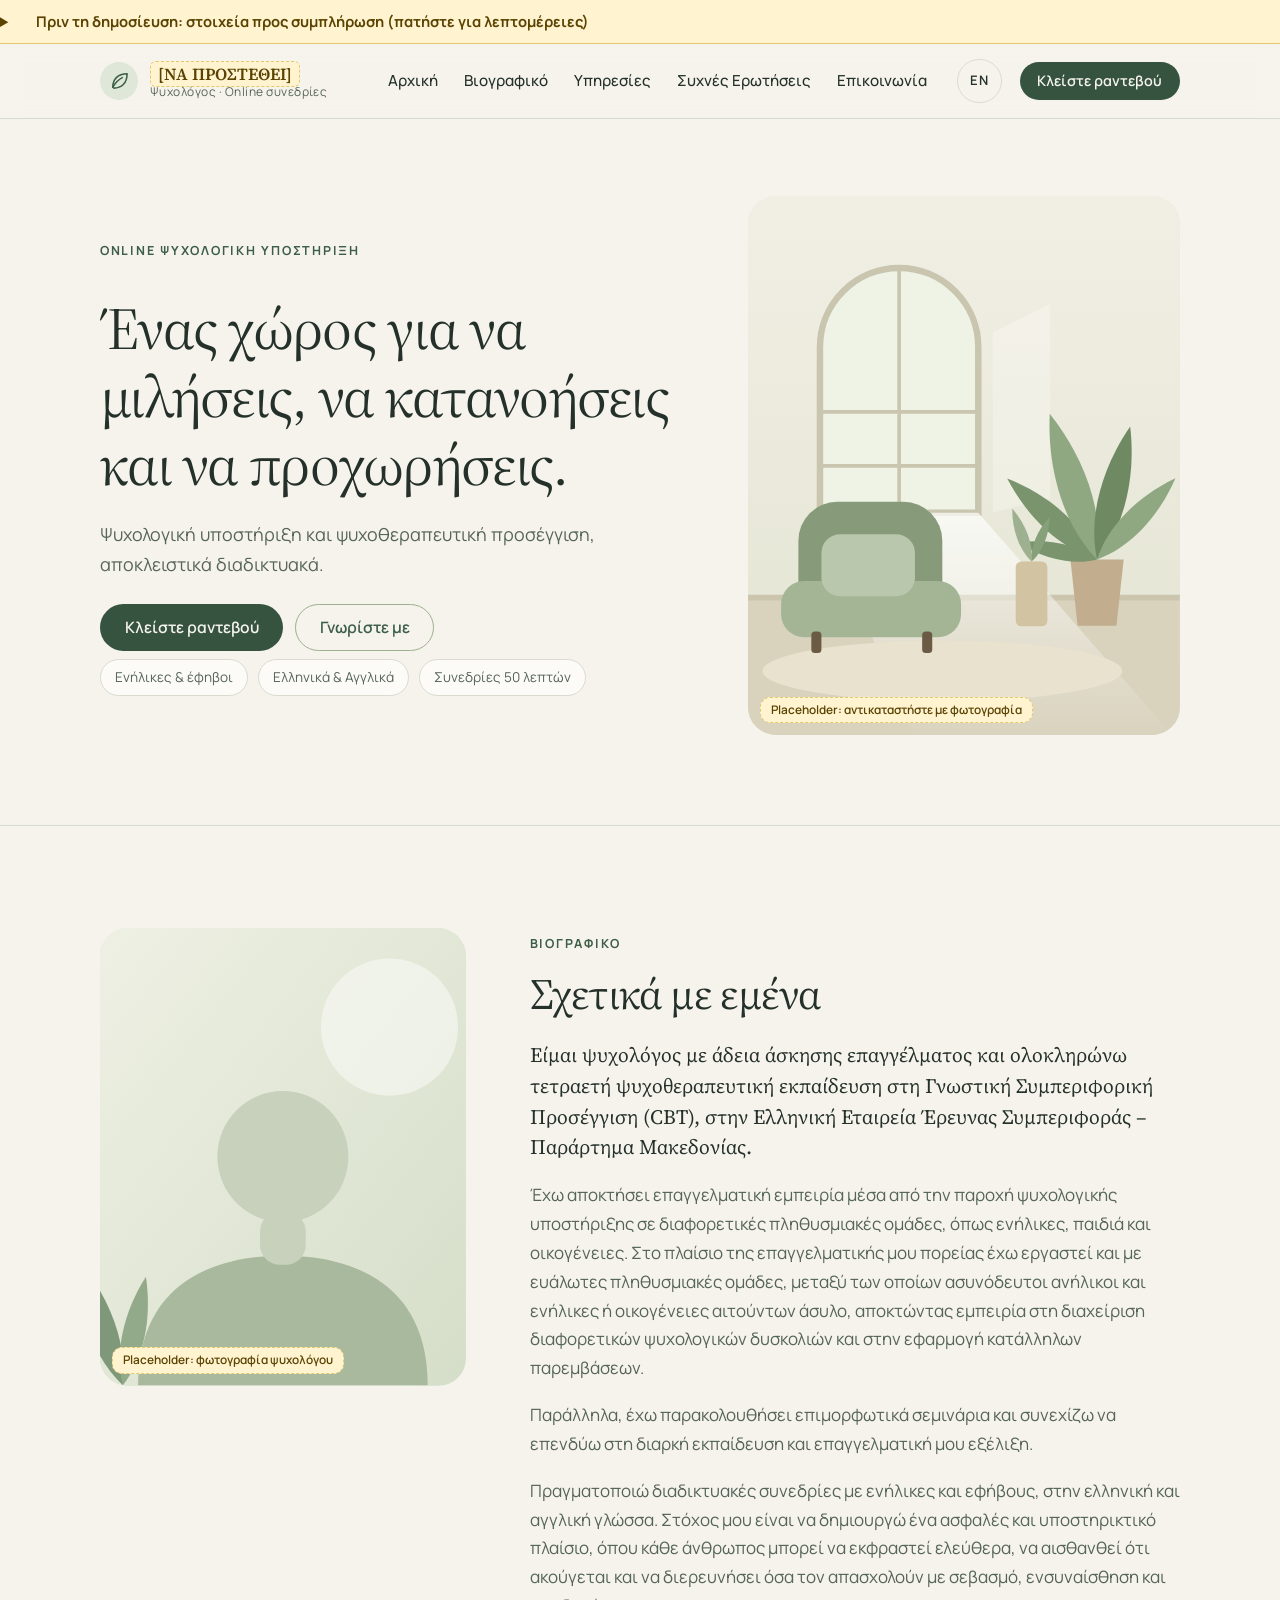
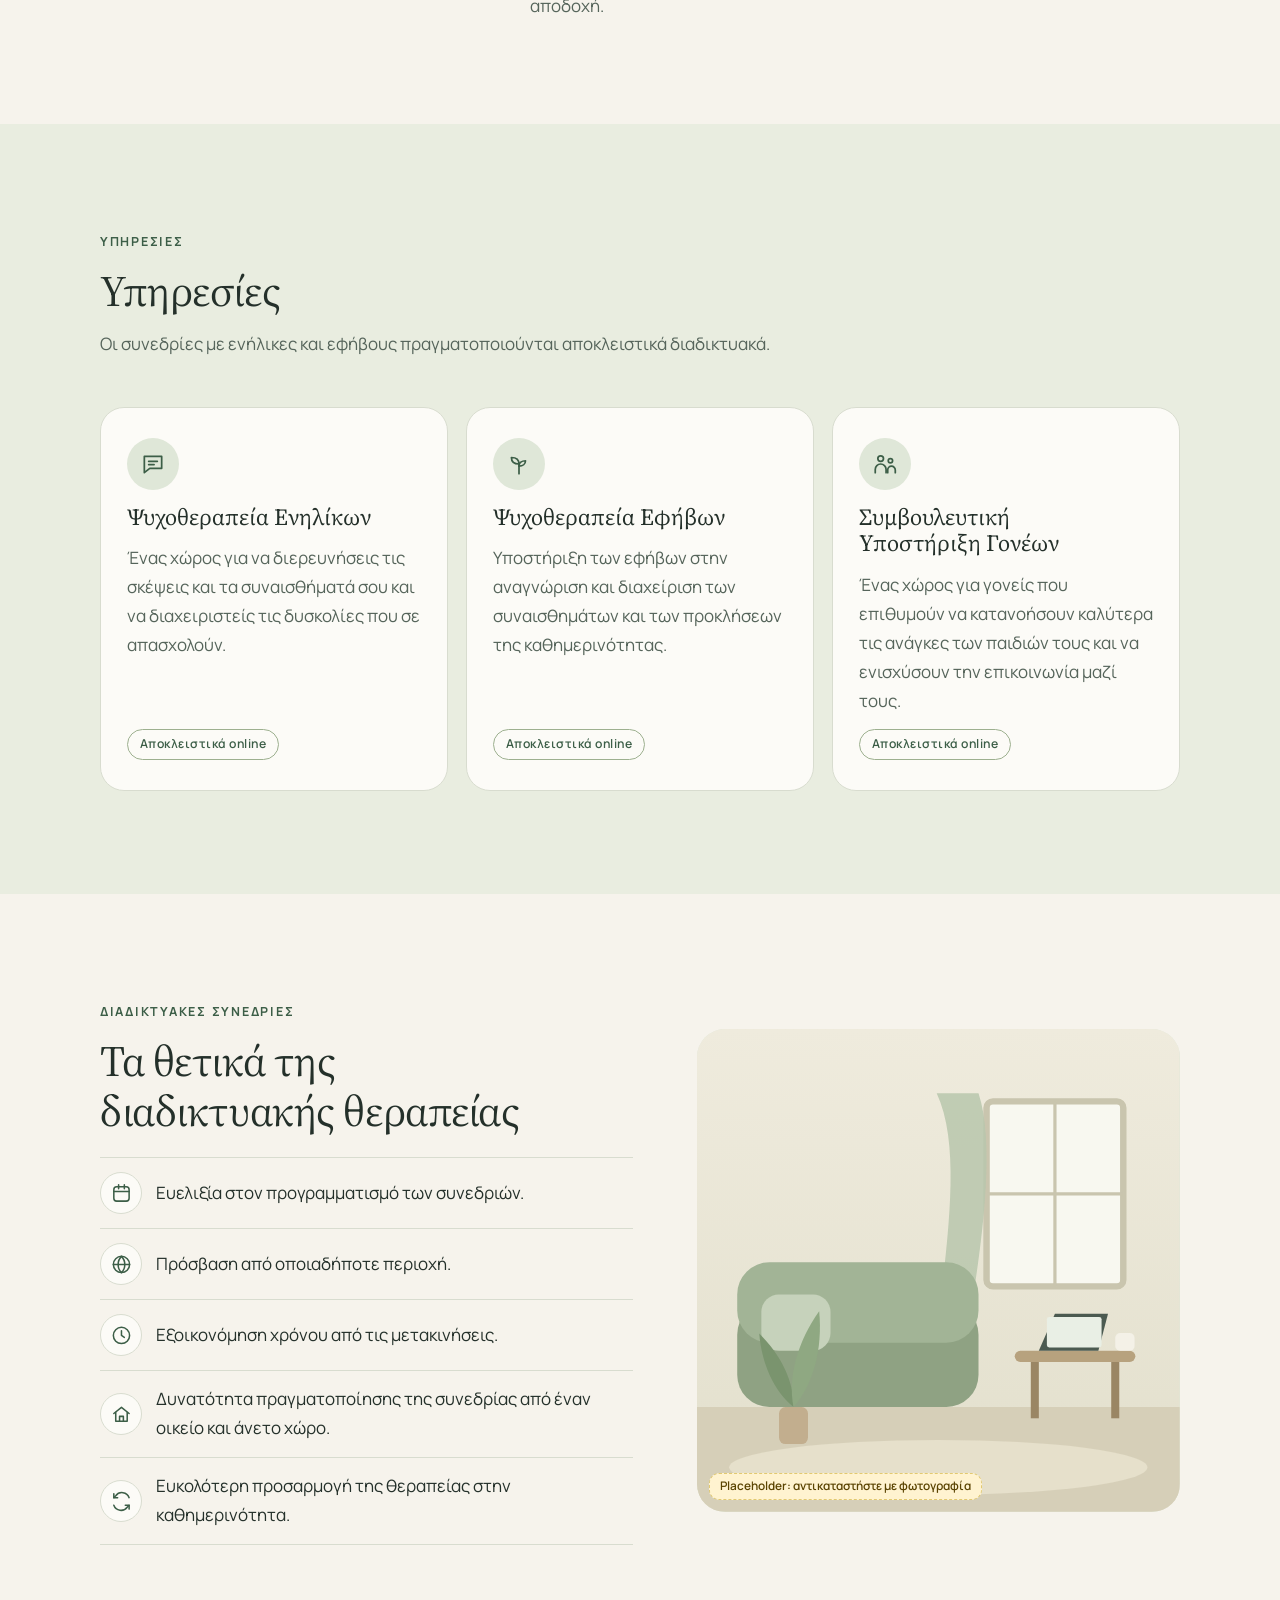
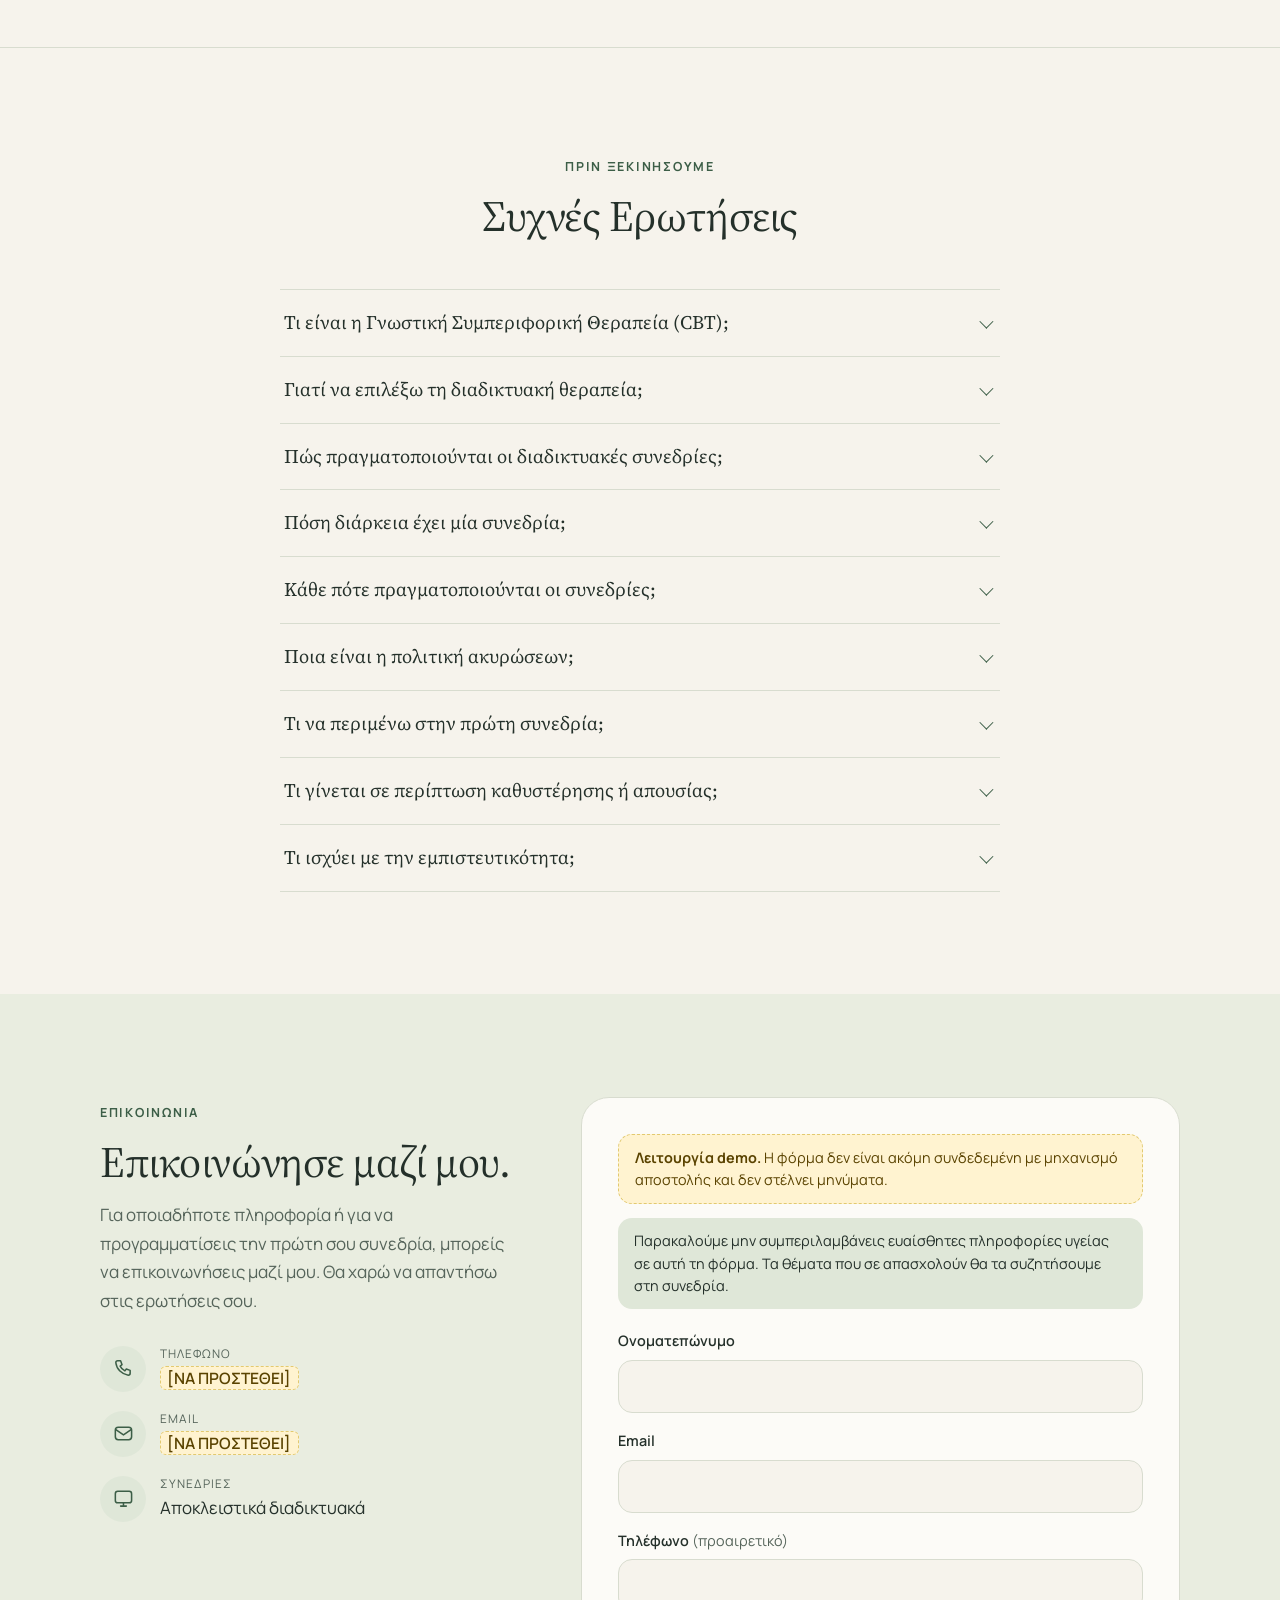
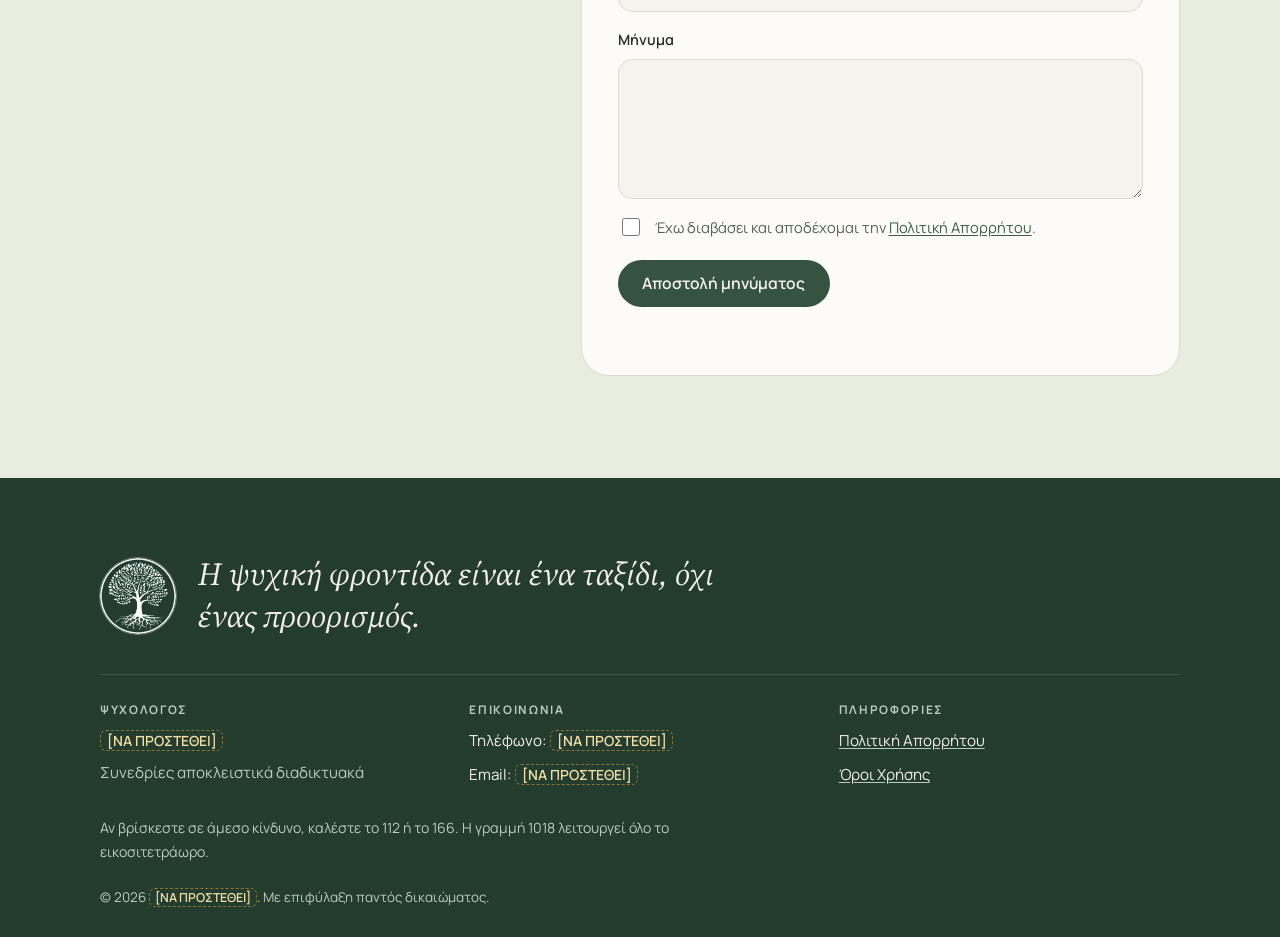
<file: paper/index.html>
<!DOCTYPE html>
<html lang="el">
  <head>
    <meta charset="utf-8" />
    <meta name="viewport" content="width=device-width, initial-scale=1, viewport-fit=cover" />
    <meta name="robots" content="noindex, nofollow" />
    <title>Online ψυχολογική υποστήριξη</title>
    <meta
      name="description"
      content="Ψυχολογική υποστήριξη και ψυχοθεραπευτική προσέγγιση αποκλειστικά διαδικτυακά, για ενήλικες και εφήβους, στα ελληνικά και στα αγγλικά."
    />
    <meta property="og:title" content="Online ψυχολογική υποστήριξη" />
    <meta property="og:description" content="Ένας χώρος για να μιλήσεις, να κατανοήσεις και να προχωρήσεις." />
    <meta property="og:type" content="website" />
    <meta property="og:locale" content="el_GR" />
    <meta name="theme-color" content="#F6F3EC" />
    <link rel="icon" href="../favicon.svg" type="image/svg+xml" />
    <link rel="preconnect" href="https://fonts.googleapis.com" />
    <link rel="preconnect" href="https://fonts.gstatic.com" crossorigin />
    <link
      href="https://fonts.googleapis.com/css2?family=Manrope:wght@400;500;600;700&family=Source+Serif+4:ital,opsz,wght@0,8..60,400;0,8..60,500;1,8..60,400&display=swap"
      rel="stylesheet"
    />
    <link rel="stylesheet" href="site.css" />
  </head>
  <body>
    <a class="skip" href="#main">Μετάβαση στο περιεχόμενο</a>

    <svg width="0" height="0" style="position: absolute" aria-hidden="true" focusable="false">
      <defs>
        <symbol id="i-leaf" viewBox="0 0 24 24"><path d="M5 19c0-8 5-14 15-14 0 10-6 15-14 15" /><path d="M5 19c3-5 6-8 10-10" /></symbol>
        <symbol id="i-chat" viewBox="0 0 24 24"><path d="M4 5h16v11H9l-5 4z" /><path d="M8 9.5h8M8 12.5h5" /></symbol>
        <symbol id="i-sprout" viewBox="0 0 24 24"><path d="M12 21V11" /><path d="M12 12c0-4-3-6-7-6 0 4 3 6 7 6z" /><path d="M12 14c0-3 2.5-5 6-5 0 3-2.5 5-6 5z" /></symbol>
        <symbol id="i-family" viewBox="0 0 24 24"><circle cx="8" cy="7" r="2.6" /><circle cx="17" cy="9" r="2" /><path d="M3 20v-3a5 5 0 0 1 10 0v3" /><path d="M14.5 20v-2.5a3.5 3.5 0 0 1 7 0V20" /></symbol>
        <symbol id="i-calendar" viewBox="0 0 24 24"><rect x="4" y="5" width="16" height="15" rx="3" /><path d="M4 10h16M9 3v4M15 3v4" /></symbol>
        <symbol id="i-globe" viewBox="0 0 24 24"><circle cx="12" cy="12" r="8.5" /><path d="M3.5 12h17M12 3.5c2.5 2.5 3.5 5.5 3.5 8.5s-1 6-3.5 8.5c-2.5-2.5-3.5-5.5-3.5-8.5s1-6 3.5-8.5z" /></symbol>
        <symbol id="i-clock" viewBox="0 0 24 24"><circle cx="12" cy="12" r="8.5" /><path d="M12 7v5l3 2" /></symbol>
        <symbol id="i-home" viewBox="0 0 24 24"><path d="M4 11l8-6.5 8 6.5" /><path d="M6 10v9h12v-9" /><path d="M10 19v-5h4v5" /></symbol>
        <symbol id="i-sync" viewBox="0 0 24 24"><path d="M20 8a8 8 0 0 0-14-2L4 8" /><path d="M4 4v4h4" /><path d="M4 16a8 8 0 0 0 14 2l2-2" /><path d="M20 20v-4h-4" /></symbol>
        <symbol id="i-phone" viewBox="0 0 24 24"><path d="M6 4h3l1.5 4-2 1.5a11 11 0 0 0 5 5l1.5-2 4 1.5v3a2 2 0 0 1-2 2A15 15 0 0 1 4 6a2 2 0 0 1 2-2z" /></symbol>
        <symbol id="i-mail" viewBox="0 0 24 24"><rect x="3.5" y="5.5" width="17" height="13" rx="3" /><path d="M4 8l8 5.5L20 8" /></symbol>
        <symbol id="i-monitor" viewBox="0 0 24 24"><rect x="3.5" y="4.5" width="17" height="12" rx="2.5" /><path d="M9 20h6M12 16.5V20" /></symbol>
        <symbol id="i-menu" viewBox="0 0 24 24"><path d="M5 7h14M5 12h14M5 17h14" /></symbol>
        <path id="leaf" d="M0 0C15-30 15-72 0-112-15-72-15-30 0 0z" />
      </defs>
    </svg>

    <details class="prepub" id="prepub">
      <summary><span class="wrap">Πριν τη δημοσίευση: στοιχεία προς συμπλήρωση (πατήστε για λεπτομέρειες)</span></summary>
      <div class="wrap">
        <ul>
          <li>Ονοματεπώνυμο ψυχολόγου (κεφαλίδα, υποσέλιδο, copyright)</li>
          <li>Τρεις φωτογραφίες: εισαγωγική, πορτρέτο, άνετος χώρος στο σπίτι (τώρα εμφανίζονται απλά placeholders)</li>
          <li>Τηλέφωνο και email</li>
          <li>Κείμενα Πολιτικής Απορρήτου και Όρων Χρήσης</li>
          <li>Σύνδεση της φόρμας επικοινωνίας με πραγματικό μηχανισμό αποστολής (αυτή τη στιγμή είναι demo και δεν στέλνει τίποτα)</li>
          <li>Έλεγχος των όρων (π.χ. ακυρώσεις 24 ωρών) πριν δημοσιευτούν</li>
        </ul>
        <p>Όλα αλλάζουν από το αντικείμενο CONFIG στο αρχείο site.js. Όταν ολοκληρωθούν, διαγράψτε αυτό το πλαίσιο.</p>
      </div>
    </details>

    <header class="site-header">
      <div class="wrap header-row">
        <a class="brand" href="#home">
          <span class="brand-mark" aria-hidden="true"><svg class="icon"><use href="#i-leaf" /></svg></span>
          <span class="brand-text">
            <span class="brand-name"><span class="ph" data-field="name">[ΝΑ ΠΡΟΣΤΕΘΕΙ]</span></span>
            <span class="brand-role">Ψυχολόγος · Online συνεδρίες</span>
          </span>
        </a>
        <nav class="nav-panel" id="nav-panel" aria-label="Κύριο μενού">
          <ul>
            <li><a href="#home">Αρχική</a></li>
            <li><a href="#about">Βιογραφικό</a></li>
            <li><a href="#services">Υπηρεσίες</a></li>
            <li><a href="#faq" data-k="nav:faq">Συχνές Ερωτήσεις</a></li>
            <li><a href="#contact">Επικοινωνία</a></li>
            <li class="nav-book"><a class="btn btn-sm" href="#contact">Κλείστε ραντεβού</a></li>
          </ul>
        </nav>
        <button class="lang-btn" id="lang-btn" type="button" aria-label="Language" lang="en">EN</button>
        <a class="btn btn-sm header-book" href="#contact">Κλείστε ραντεβού</a>
        <button class="menu-btn" id="menu-btn" type="button" aria-expanded="false" aria-controls="nav-panel" aria-label="Άνοιγμα μενού">
          <svg class="icon" aria-hidden="true"><use href="#i-menu" /></svg>
        </button>
      </div>
    </header>

    <main id="main">
      <section id="home" class="hero" aria-labelledby="hero-title">
        <div class="wrap hero-grid">
          <div class="hero-copy">
            <span class="eyebrow">Online ψυχολογική υποστήριξη</span>
            <h1 id="hero-title">Ένας χώρος για να μιλήσεις, να κατανοήσεις και να προχωρήσεις.</h1>
            <p class="lead">Ψυχολογική υποστήριξη και ψυχοθεραπευτική προσέγγιση, αποκλειστικά διαδικτυακά.</p>
            <div class="hero-actions">
              <a class="btn" href="#contact">Κλείστε ραντεβού</a>
              <a class="btn btn-ghost" href="#about">Γνωρίστε με</a>
            </div>
            <ul class="facts">
              <li>Ενήλικες &amp; έφηβοι</li>
              <li>Ελληνικά &amp; Αγγλικά</li>
              <li>Συνεδρίες 50 λεπτών</li>
            </ul>
          </div>
          <figure class="photo" data-slot="hero" data-alt="Φωτεινός ήρεμος χώρος με φυσικό φως και φυτά">
            <svg viewBox="0 0 600 750" preserveAspectRatio="xMidYMid slice" role="img" aria-label="Φωτεινός ήρεμος χώρος με φυσικό φως και φυτά (placeholder)">
              <defs>
                <linearGradient id="wall1" x1="0" y1="0" x2="0" y2="1"><stop offset="0" stop-color="#F1EFE4" /><stop offset="1" stop-color="#E3E4D3" /></linearGradient>
                <linearGradient id="beam1" x1="0" y1="0" x2="0" y2="1"><stop offset="0" stop-color="#FFFFFF" stop-opacity=".7" /><stop offset="1" stop-color="#FFFFFF" stop-opacity="0" /></linearGradient>
              </defs>
              <rect width="600" height="750" fill="url(#wall1)" />
              <rect y="560" width="600" height="190" fill="#D9D3BE" />
              <rect y="554" width="600" height="8" fill="#CCC5AD" />
              <path d="M100 440V210a110 110 0 0 1 220 0v230z" fill="#EEF3E6" stroke="#C9C5AE" stroke-width="9" />
              <path d="M210 100v340M100 300h220M100 375h220" stroke="#C9C5AE" stroke-width="5" fill="none" />
              <polygon points="100,440 320,440 590,750 230,750" fill="url(#beam1)" />
              <polygon points="340,190 420,150 420,420 340,440" fill="#FFFFFF" opacity=".25" />
              <ellipse cx="270" cy="660" rx="250" ry="42" fill="#E8E2CE" />
              <rect x="70" y="425" width="200" height="175" rx="54" fill="#879B7B" />
              <rect x="46" y="535" width="250" height="78" rx="32" fill="#A4B596" />
              <rect x="102" y="470" width="130" height="86" rx="26" fill="#B9C7AD" />
              <rect x="88" y="605" width="14" height="30" rx="5" fill="#6B5B45" /><rect x="242" y="605" width="14" height="30" rx="5" fill="#6B5B45" />
              <path d="M448 505h74l-10 92h-54z" fill="#C2AE8E" />
              <g transform="translate(485 505)">
                <use href="#leaf" fill="#7A946E" transform="rotate(-48) scale(1.5)" />
                <use href="#leaf" fill="#8FA882" transform="rotate(-18) scale(1.9)" />
                <use href="#leaf" fill="#6F8A63" transform="rotate(14) scale(1.7)" />
                <use href="#leaf" fill="#8FA882" transform="rotate(44) scale(1.4)" />
                <use href="#leaf" fill="#7A946E" transform="rotate(-78) scale(1)" />
              </g>
              <rect x="372" y="508" width="44" height="90" rx="8" fill="#D2C3A2" />
              <g transform="translate(394 508)"><use href="#leaf" fill="#9DB08F" transform="rotate(-20) scale(.7)" /><use href="#leaf" fill="#86A07A" transform="rotate(22) scale(.6)" /></g>
            </svg>
            <figcaption class="photo-tag">Placeholder: αντικαταστήστε με φωτογραφία</figcaption>
          </figure>
        </div>
      </section>

      <hr class="rule" />

      <section id="about" class="band" aria-labelledby="about-title">
        <div class="wrap about-grid">
          <figure class="photo" data-slot="portrait" data-alt="Ψυχολόγος σε φωτεινό χώρο">
            <svg viewBox="0 0 480 600" preserveAspectRatio="xMidYMid slice" role="img" aria-label="Placeholder πορτρέτου ψυχολόγου">
              <defs>
                <linearGradient id="bg2" x1="0" y1="0" x2="1" y2="1"><stop offset="0" stop-color="#EEF0E3" /><stop offset="1" stop-color="#D5DEC9" /></linearGradient>
              </defs>
              <rect width="480" height="600" fill="url(#bg2)" />
              <circle cx="380" cy="130" r="90" fill="#FFFFFF" opacity=".45" />
              <path d="M50 600c0-120 80-170 190-170s190 50 190 170z" fill="#A9B99D" />
              <rect x="210" y="372" width="60" height="70" rx="26" fill="#C7D1BC" />
              <circle cx="240" cy="300" r="86" fill="#C7D1BC" />
              <g transform="translate(30 600)"><use href="#leaf" fill="#7F987A" transform="rotate(-20) scale(1.6)" /><use href="#leaf" fill="#93AA8A" transform="rotate(12) scale(1.3)" /></g>
            </svg>
            <figcaption class="photo-tag">Placeholder: φωτογραφία ψυχολόγου</figcaption>
          </figure>
          <div class="about-copy">
            <span class="eyebrow">Βιογραφικό</span>
            <h2 id="about-title">Σχετικά με εμένα</h2>
            <p class="first">Είμαι ψυχολόγος με άδεια άσκησης επαγγέλματος και ολοκληρώνω τετραετή ψυχοθεραπευτική εκπαίδευση στη Γνωστική Συμπεριφορική Προσέγγιση (CBT), στην Ελληνική Εταιρεία Έρευνας Συμπεριφοράς – Παράρτημα Μακεδονίας.</p>
            <p>Έχω αποκτήσει επαγγελματική εμπειρία μέσα από την παροχή ψυχολογικής υποστήριξης σε διαφορετικές πληθυσμιακές ομάδες, όπως ενήλικες, παιδιά και οικογένειες. Στο πλαίσιο της επαγγελματικής μου πορείας έχω εργαστεί και με ευάλωτες πληθυσμιακές ομάδες, μεταξύ των οποίων ασυνόδευτοι ανήλικοι και ενήλικες ή οικογένειες αιτούντων άσυλο, αποκτώντας εμπειρία στη διαχείριση διαφορετικών ψυχολογικών δυσκολιών και στην εφαρμογή κατάλληλων παρεμβάσεων.</p>
            <p>Παράλληλα, έχω παρακολουθήσει επιμορφωτικά σεμινάρια και συνεχίζω να επενδύω στη διαρκή εκπαίδευση και επαγγελματική μου εξέλιξη.</p>
            <p>Πραγματοποιώ διαδικτυακές συνεδρίες με ενήλικες και εφήβους, στην ελληνική και αγγλική γλώσσα. Στόχος μου είναι να δημιουργώ ένα ασφαλές και υποστηρικτικό πλαίσιο, όπου κάθε άνθρωπος μπορεί να εκφραστεί ελεύθερα, να αισθανθεί ότι ακούγεται και να διερευνήσει όσα τον απασχολούν με σεβασμό, ενσυναίσθηση και αποδοχή.</p>
          </div>
        </div>
      </section>

      <section id="services" class="band band-alt" aria-labelledby="services-title">
        <div class="wrap">
          <div class="sec-head">
            <span class="eyebrow">Υπηρεσίες</span>
            <h2 id="services-title">Υπηρεσίες</h2>
            <p>Οι συνεδρίες με ενήλικες και εφήβους πραγματοποιούνται αποκλειστικά διαδικτυακά.</p>
          </div>
          <div class="cards">
            <article class="card">
              <div class="card-icon"><svg class="icon" aria-hidden="true"><use href="#i-chat" /></svg></div>
              <h3>Ψυχοθεραπεία Ενηλίκων</h3>
              <p>Ένας χώρος για να διερευνήσεις τις σκέψεις και τα συναισθήματά σου και να διαχειριστείς τις δυσκολίες που σε απασχολούν.</p>
              <span class="chip">Αποκλειστικά online</span>
            </article>
            <article class="card">
              <div class="card-icon"><svg class="icon" aria-hidden="true"><use href="#i-sprout" /></svg></div>
              <h3>Ψυχοθεραπεία Εφήβων</h3>
              <p>Υποστήριξη των εφήβων στην αναγνώριση και διαχείριση των συναισθημάτων και των προκλήσεων της καθημερινότητας.</p>
              <span class="chip">Αποκλειστικά online</span>
            </article>
            <article class="card">
              <div class="card-icon"><svg class="icon" aria-hidden="true"><use href="#i-family" /></svg></div>
              <h3>Συμβουλευτική Υποστήριξη Γονέων</h3>
              <p>Ένας χώρος για γονείς που επιθυμούν να κατανοήσουν καλύτερα τις ανάγκες των παιδιών τους και να ενισχύσουν την επικοινωνία μαζί τους.</p>
              <span class="chip">Αποκλειστικά online</span>
            </article>
          </div>
        </div>
      </section>

      <section id="online" class="band" aria-labelledby="online-title">
        <div class="wrap benefits-grid">
          <div>
            <span class="eyebrow">Διαδικτυακές συνεδρίες</span>
            <h2 id="online-title">Τα θετικά της διαδικτυακής θεραπείας</h2>
            <ul class="benefit-list">
              <li><span class="ic"><svg class="icon" aria-hidden="true"><use href="#i-calendar" /></svg></span>Ευελιξία στον προγραμματισμό των συνεδριών.</li>
              <li><span class="ic"><svg class="icon" aria-hidden="true"><use href="#i-globe" /></svg></span>Πρόσβαση από οποιαδήποτε περιοχή.</li>
              <li><span class="ic"><svg class="icon" aria-hidden="true"><use href="#i-clock" /></svg></span>Εξοικονόμηση χρόνου από τις μετακινήσεις.</li>
              <li><span class="ic"><svg class="icon" aria-hidden="true"><use href="#i-home" /></svg></span>Δυνατότητα πραγματοποίησης της συνεδρίας από έναν οικείο και άνετο χώρο.</li>
              <li><span class="ic"><svg class="icon" aria-hidden="true"><use href="#i-sync" /></svg></span>Ευκολότερη προσαρμογή της θεραπείας στην καθημερινότητα.</li>
            </ul>
          </div>
          <figure class="photo" data-slot="home" data-alt="Άνετος χώρος στο σπίτι για διαδικτυακή συνεδρία">
            <svg viewBox="0 0 600 600" preserveAspectRatio="xMidYMid slice" role="img" aria-label="Άνετος χώρος στο σπίτι (placeholder)">
              <defs>
                <linearGradient id="wall3" x1="0" y1="0" x2="0" y2="1"><stop offset="0" stop-color="#EFEBDD" /><stop offset="1" stop-color="#E2DFCC" /></linearGradient>
              </defs>
              <rect width="600" height="600" fill="url(#wall3)" />
              <rect y="470" width="600" height="130" fill="#D6CFB8" />
              <rect x="360" y="90" width="170" height="230" rx="8" fill="#F8F8F0" stroke="#C9C5AE" stroke-width="8" />
              <path d="M445 90v230M360 205h170" stroke="#C9C5AE" stroke-width="4" />
              <path d="M350 80c20 60 6 170-6 250h-40c10-90 22-190-6-250z" fill="#B9C7AD" opacity=".85" />
              <rect x="50" y="340" width="300" height="130" rx="40" fill="#8FA283" />
              <rect x="50" y="290" width="300" height="100" rx="40" fill="#A2B496" />
              <rect x="80" y="330" width="86" height="70" rx="22" fill="#C6D2BB" />
              <rect x="395" y="400" width="150" height="14" rx="7" fill="#B7A27E" />
              <rect x="415" y="414" width="10" height="70" fill="#9A8664" /><rect x="515" y="414" width="10" height="70" fill="#9A8664" />
              <path d="M425 400l20-46h66l-12 46z" fill="#4B5A50" /><rect x="435" y="358" width="68" height="38" rx="3" fill="#E9EFE5" />
              <rect x="520" y="378" width="24" height="22" rx="6" fill="#F4F1E7" />
              <g transform="translate(120 470)"><use href="#leaf" fill="#7A946E" transform="rotate(-25) scale(.9)" /><use href="#leaf" fill="#8FA882" transform="rotate(15) scale(1.1)" /></g>
              <rect x="102" y="470" width="36" height="46" rx="8" fill="#C2AE8E" />
              <ellipse cx="300" cy="545" rx="260" ry="34" fill="#E6E0CB" />
            </svg>
            <figcaption class="photo-tag">Placeholder: αντικαταστήστε με φωτογραφία</figcaption>
          </figure>
        </div>
      </section>

      <hr class="rule" />

      <section id="faq" class="band" aria-labelledby="faq-title">
        <div class="wrap faq">
          <div class="sec-head">
            <span class="eyebrow">Πριν ξεκινήσουμε</span>
            <h2 id="faq-title">Συχνές Ερωτήσεις</h2>
          </div>
          <details class="q" name="faq">
            <summary>Τι είναι η Γνωστική Συμπεριφορική Θεραπεία (CBT);</summary>
            <p class="ans">Η Γνωστική Συμπεριφορική Θεραπεία είναι μια δομημένη, συνεργατική και επιστημονικά τεκμηριωμένη ψυχοθεραπευτική προσέγγιση. Εστιάζει στη σύνδεση ανάμεσα στις σκέψεις, τα συναισθήματα και τις συμπεριφορές μας, βοηθώντας στην αναγνώριση μοτίβων που μπορεί να επηρεάζουν την καθημερινότητά μας.</p>
          </details>
          <details class="q" name="faq">
            <summary>Γιατί να επιλέξω τη διαδικτυακή θεραπεία;</summary>
            <p class="ans">Η διαδικτυακή θεραπεία προσφέρει ευελιξία και τη δυνατότητα πρόσβασης στην ψυχολογική υποστήριξη ανεξάρτητα από τον τόπο διαμονής. Παράλληλα, εξοικονομεί χρόνο από τις μετακινήσεις και επιτρέπει τη συμμετοχή στη συνεδρία από έναν οικείο και άνετο χώρο.</p>
          </details>
          <details class="q" name="faq">
            <summary>Πώς πραγματοποιούνται οι διαδικτυακές συνεδρίες;</summary>
            <p class="ans">Οι συνεδρίες πραγματοποιούνται μέσω κατάλληλης πλατφόρμας βιντεοκλήσης. Έχουν αντίστοιχη δομή και διάρκεια με τις δια ζώσης συνεδρίες και προϋποθέτουν έναν ιδιωτικό χώρο, όπου μπορείς να συμμετέχεις με άνεση και ασφάλεια.</p>
          </details>
          <details class="q" name="faq">
            <summary>Πόση διάρκεια έχει μία συνεδρία;</summary>
            <p class="ans">Η διάρκεια κάθε συνεδρίας είναι 50 λεπτά.</p>
          </details>
          <details class="q" name="faq">
            <summary>Κάθε πότε πραγματοποιούνται οι συνεδρίες;</summary>
            <p class="ans">Συνήθως οι συνεδρίες πραγματοποιούνται σε εβδομαδιαία βάση, καθώς η σταθερότητα και η συνέχεια συμβάλλουν στη θεραπευτική διαδικασία. Η συχνότητα μπορεί να προσαρμόζεται ανάλογα με τις ανάγκες και το αίτημα κάθε ατόμου.</p>
          </details>
          <details class="q" name="faq">
            <summary>Ποια είναι η πολιτική ακυρώσεων;</summary>
            <p class="ans">Σε περίπτωση που χρειαστεί να ακυρώσεις ή να μεταφέρεις μια συνεδρία, είναι σημαντικό να υπάρχει ενημέρωση όσο το δυνατόν νωρίτερα. Ακυρώσεις που πραγματοποιούνται σε διάστημα μικρότερο των 24 ωρών από την προγραμματισμένη συνεδρία χρεώνονται.</p>
          </details>
          <details class="q" name="faq">
            <summary>Τι να περιμένω στην πρώτη συνεδρία;</summary>
            <p class="ans">Η πρώτη συνεδρία αποτελεί μια ευκαιρία γνωριμίας. Θα συζητήσουμε για όσα σε απασχολούν, το αίτημα και τις προσδοκίες σου, ενώ θα έχεις την ευκαιρία να ενημερωθείς για τον τρόπο και το πλαίσιο της συνεργασίας μας.</p>
          </details>
          <details class="q" name="faq">
            <summary>Τι γίνεται σε περίπτωση καθυστέρησης ή απουσίας;</summary>
            <p class="ans">Σε περίπτωση καθυστέρησης, η συνεδρία ολοκληρώνεται στην αρχικά προγραμματισμένη ώρα, περιορίζοντας αντίστοιχα τον διαθέσιμο χρόνο. Σε περίπτωση απουσίας ή ακύρωσης, εφαρμόζεται η πολιτική ακυρώσεων.</p>
          </details>
          <details class="q" name="faq">
            <summary>Τι ισχύει με την εμπιστευτικότητα;</summary>
            <p class="ans">Η εμπιστευτικότητα αποτελεί θεμελιώδη αρχή της θεραπευτικής σχέσης. Οι πληροφορίες που μοιράζεσαι παραμένουν εμπιστευτικές, με τις εξαιρέσεις που προβλέπονται από τη νομοθεσία και τους επαγγελματικούς κανόνες δεοντολογίας, όπως σε περιπτώσεις σοβαρού κινδύνου.</p>
          </details>
        </div>
      </section>

      <section id="contact" class="band band-alt" aria-labelledby="contact-title">
        <div class="wrap contact-grid">
          <div class="contact-info">
            <span class="eyebrow">Επικοινωνία</span>
            <h2 id="contact-title">Επικοινώνησε μαζί μου.</h2>
            <p>Για οποιαδήποτε πληροφορία ή για να προγραμματίσεις την πρώτη σου συνεδρία, μπορείς να επικοινωνήσεις μαζί μου. Θα χαρώ να απαντήσω στις ερωτήσεις σου.</p>
            <ul class="info-list">
              <li>
                <span class="ic"><svg class="icon" aria-hidden="true"><use href="#i-phone" /></svg></span>
                <div><small>Τηλέφωνο</small><span class="val ph" data-field="phone">[ΝΑ ΠΡΟΣΤΕΘΕΙ]</span></div>
              </li>
              <li>
                <span class="ic"><svg class="icon" aria-hidden="true"><use href="#i-mail" /></svg></span>
                <div><small>Email</small><span class="val ph" data-field="email">[ΝΑ ΠΡΟΣΤΕΘΕΙ]</span></div>
              </li>
              <li>
                <span class="ic"><svg class="icon" aria-hidden="true"><use href="#i-monitor" /></svg></span>
                <div><small>Συνεδρίες</small><span class="val">Αποκλειστικά διαδικτυακά</span></div>
              </li>
            </ul>
          </div>
          <div class="form-card">
            <div class="demo-note" id="demo-note"><strong>Λειτουργία demo.</strong> Η φόρμα δεν είναι ακόμη συνδεδεμένη με μηχανισμό αποστολής και δεν στέλνει μηνύματα.</div>
            <div class="privacy-note">Παρακαλούμε μην συμπεριλαμβάνεις ευαίσθητες πληροφορίες υγείας σε αυτή τη φόρμα. Τα θέματα που σε απασχολούν θα τα συζητήσουμε στη συνεδρία.</div>
            <form id="contact-form">
              <div class="field">
                <label for="f-name">Ονοματεπώνυμο</label>
                <input type="text" id="f-name" name="name" autocomplete="name" required />
              </div>
              <div class="field">
                <label for="f-email">Email</label>
                <input type="email" id="f-email" name="email" autocomplete="email" required />
              </div>
              <div class="field">
                <label for="f-phone">Τηλέφωνο <span class="opt">(προαιρετικό)</span></label>
                <input type="tel" id="f-phone" name="phone" autocomplete="tel" />
              </div>
              <div class="field">
                <label for="f-msg">Μήνυμα</label>
                <textarea id="f-msg" name="message" required></textarea>
              </div>
              <div class="hp" aria-hidden="true">
                <label for="f-web">Αφήστε κενό</label>
                <input type="text" id="f-web" name="website" tabindex="-1" autocomplete="off" />
              </div>
              <label class="check" for="f-consent">
                <input type="checkbox" id="f-consent" name="consent" required />
                <span>Έχω διαβάσει και αποδέχομαι την <button type="button" class="linklike" data-legal="privacy">Πολιτική Απορρήτου</button>.</span>
              </label>
              <button class="btn" type="submit">Αποστολή μηνύματος</button>
              <div id="form-status" role="status" aria-live="polite"></div>
            </form>
          </div>
        </div>
      </section>
    </main>

    <footer class="site-footer">
      <div class="wrap">
        <div class="foot-intro">
          <img class="foot-seal" src="../images/logo.png" alt="" width="76" height="76" />
          <p class="quote">Η ψυχική φροντίδα είναι ένα ταξίδι, όχι ένας προορισμός.</p>
        </div>
        <div class="foot-grid">
          <div>
            <h3>Ψυχολόγος</h3>
            <p><span class="ph" data-field="name">[ΝΑ ΠΡΟΣΤΕΘΕΙ]</span></p>
            <p style="margin-top: 6px; color: var(--foot-muted)">Συνεδρίες αποκλειστικά διαδικτυακά</p>
          </div>
          <div>
            <h3>Επικοινωνία</h3>
            <ul>
              <li>Τηλέφωνο: <span class="ph" data-field="phone">[ΝΑ ΠΡΟΣΤΕΘΕΙ]</span></li>
              <li>Email: <span class="ph" data-field="email">[ΝΑ ΠΡΟΣΤΕΘΕΙ]</span></li>
            </ul>
          </div>
          <div>
            <h3>Πληροφορίες</h3>
            <ul>
              <li><button type="button" class="linklike" data-legal="privacy">Πολιτική Απορρήτου</button></li>
              <li><button type="button" class="linklike" data-legal="terms">Όροι Χρήσης</button></li>
            </ul>
          </div>
        </div>
        <p class="crisis">Αν βρίσκεστε σε άμεσο κίνδυνο, καλέστε το 112 ή το 166. Η γραμμή 1018 λειτουργεί όλο το εικοσιτετράωρο.</p>
        <p class="copy">© <span id="year">2026</span> <span class="ph" data-field="name">[ΝΑ ΠΡΟΣΤΕΘΕΙ]</span>. Με επιφύλαξη παντός δικαιώματος.</p>
      </div>
    </footer>

    <dialog id="legal" aria-labelledby="legal-title">
      <h2 id="legal-title"></h2>
      <p><span class="ph">[ΝΑ ΠΡΟΣΤΕΘΕΙ]</span> Εδώ θα εμφανιστεί το πλήρες κείμενο, αφού διατυπωθεί και ελεγχθεί από τον/την ψυχολόγο ή νομικό σύμβουλο (π.χ. ανάγκες GDPR για την επεξεργασία προσωπικών δεδομένων).</p>
      <button type="button" class="btn btn-sm" id="legal-close">Κλείσιμο</button>
    </dialog>

    <script src="site.js"></script>
  </body>
</html>
</file>
<file: paper/site.css>
:root {
  color-scheme: light;
  --bg: #f6f3ec;
  --bg-alt: #e9ede0;
  --surface: #fcfbf7;
  --ink: #24302a;
  --muted: #55645a;
  --line: #d8dccf;
  --sage: #9db08f;
  --sage-soft: #dfe7d8;
  --accent: #3c5e47;
  --btn-bg: #35533f;
  --btn-ink: #f6f3ec;
  --btn-hover: #284131;
  --foot-bg: #243c2d;
  --foot-ink: #f3f0e8;
  --foot-muted: #bccabf;
  --foot-line: #3c5645;
  --warn-bg: #fff3d0;
  --warn-ink: #5a4300;
  --warn-line: #e2c970;
  --serif: "Source Serif 4", Georgia, "Times New Roman", serif;
  --sans: Manrope, "Segoe UI", system-ui, sans-serif;
}

@media (prefers-color-scheme: dark) {
  :root:not([data-theme="light"]) {
    --bg: #18211c;
    --bg-alt: #1e2823;
    --surface: #222d27;
    --ink: #e8ece4;
    --muted: #aab6ad;
    --line: #34433a;
    --sage: #8fa683;
    --sage-soft: #2a382f;
    --accent: #a9c4a0;
    --btn-bg: #a5bf9c;
    --btn-ink: #14201a;
    --btn-hover: #bad3b1;
    --foot-bg: #111a15;
    --foot-ink: #eef1ea;
    --foot-muted: #a9b6ad;
    --foot-line: #2c3b32;
    --warn-bg: #3a3217;
    --warn-ink: #f0dfa6;
    --warn-line: #6b5a1f;
    color-scheme: dark;
  }
}

*,
*::before,
*::after {
  box-sizing: border-box;
}

html {
  scroll-behavior: smooth;
  overflow-x: clip;
}

body {
  margin: 0;
  background: var(--bg);
  color: var(--ink);
  font: 400 17px/1.7 var(--sans);
  -webkit-font-smoothing: antialiased;
}

img {
  max-width: 100%;
}

h1,
h2,
h3 {
  margin: 0;
  color: var(--ink);
  font-family: var(--serif);
  font-weight: 400;
  line-height: 1.15;
  text-wrap: balance;
}

h1 {
  font-size: clamp(2.3rem, 5.2vw, 3.7rem);
  letter-spacing: -0.012em;
}

h2 {
  font-size: clamp(1.9rem, 3.6vw, 2.7rem);
  letter-spacing: -0.01em;
}

h3 {
  font-size: 1.45rem;
}

p {
  margin: 0;
}

a {
  color: var(--accent);
}

:focus-visible {
  outline: 2px solid var(--accent);
  outline-offset: 3px;
  border-radius: 6px;
}

.skip {
  position: absolute;
  left: 16px;
  top: 12px;
  z-index: 40;
  transform: translateY(-140%);
  border-radius: 999px;
  background: var(--btn-bg);
  color: var(--btn-ink);
  padding: 0.6rem 1rem;
  text-decoration: none;
}

.skip:focus {
  transform: none;
}

.wrap {
  width: 100%;
  max-width: 1120px;
  margin-inline: auto;
  padding-inline: max(20px, env(safe-area-inset-left, 0px));
}

section {
  scroll-margin-top: 0;
}

.band {
  padding-block: clamp(64px, 8vw, 108px);
}

.band-alt {
  background: var(--bg-alt);
}

.eyebrow {
  display: inline-block;
  margin-bottom: 14px;
  color: var(--accent);
  font-size: 0.78rem;
  font-weight: 700;
  letter-spacing: 0.14em;
  text-transform: uppercase;
}

.rule {
  height: 1px;
  margin: 0;
  border: 0;
  background: var(--line);
}

.icon {
  width: 1.35em;
  height: 1.35em;
  flex: none;
  fill: none;
  stroke: currentColor;
  stroke-width: 1.6;
  stroke-linecap: round;
  stroke-linejoin: round;
}

.ph {
  border: 1px dashed var(--warn-line);
  border-radius: 6px;
  background: var(--warn-bg);
  color: var(--warn-ink);
  padding: 0 0.4em;
  font-size: 0.92em;
  font-weight: 600;
  white-space: nowrap;
}

.prepub {
  border-bottom: 1px solid var(--warn-line);
  background: var(--warn-bg);
  color: var(--warn-ink);
  font-size: 0.92rem;
  line-height: 1.55;
}

.prepub summary {
  cursor: pointer;
  padding: 10px 0;
  font-weight: 700;
}

.prepub ul {
  margin: 0 0 14px;
  padding-left: 1.2em;
}

.prepub p {
  margin-bottom: 14px;
}

.site-header {
  position: sticky;
  top: 0;
  z-index: 20;
  border-bottom: 1px solid var(--line);
  background: color-mix(in srgb, var(--bg) 92%, transparent);
  backdrop-filter: blur(10px);
}

.header-row {
  display: flex;
  align-items: center;
  gap: 18px;
  min-height: 74px;
}

.brand {
  display: flex;
  align-items: center;
  gap: 12px;
  min-width: 0;
  margin-right: auto;
  color: var(--ink);
  text-decoration: none;
}

.brand-mark {
  display: grid;
  width: 38px;
  height: 38px;
  flex: none;
  place-items: center;
  border-radius: 50%;
  background: var(--sage-soft);
  color: var(--accent);
}

.brand-text {
  display: flex;
  min-width: 0;
  flex-direction: column;
  line-height: 1.2;
}

.brand-name {
  font-family: var(--serif);
  font-size: 1.15rem;
}

.brand-role {
  color: var(--muted);
  font-size: 0.75rem;
  letter-spacing: 0.04em;
}

.nav-panel ul {
  display: flex;
  gap: 2px;
  margin: 0;
  padding: 0;
  list-style: none;
}

.nav-book {
  display: none;
}

.nav-panel a {
  display: flex;
  align-items: center;
  min-height: 44px;
  border-radius: 999px;
  padding: 8px 12px;
  color: var(--ink);
  font-size: 0.95rem;
  font-weight: 500;
  text-decoration: none;
}

.nav-panel a:hover {
  background: var(--sage-soft);
  color: var(--accent);
}

.menu-btn {
  display: none;
  width: 44px;
  height: 44px;
  place-items: center;
  border: 1px solid var(--line);
  border-radius: 999px;
  background: none;
  color: var(--ink);
  cursor: pointer;
}

.btn {
  display: inline-flex;
  align-items: center;
  justify-content: center;
  gap: 0.55em;
  border: 1px solid transparent;
  border-radius: 999px;
  background: var(--btn-bg);
  color: var(--btn-ink);
  padding: 0.85em 1.5em;
  font: 600 0.98rem/1.2 var(--sans);
  text-decoration: none;
  cursor: pointer;
}

.btn:hover {
  background: var(--btn-hover);
}

.btn-sm {
  padding: 0.65em 1.15em;
  font-size: 0.9rem;
}

.btn-ghost {
  border-color: var(--sage);
  background: transparent;
  color: var(--accent);
}

.btn-ghost:hover {
  background: var(--sage-soft);
}

.lang-btn {
  height: 44px;
  min-width: 44px;
  border: 1px solid var(--line);
  border-radius: 999px;
  background: none;
  color: var(--ink);
  padding: 0 12px;
  font: 600 0.82rem/1 var(--sans);
  letter-spacing: 0.06em;
  cursor: pointer;
}

.lang-btn:hover,
.menu-btn:hover {
  background: var(--sage-soft);
}

.hero {
  padding-block: clamp(36px, 6vw, 84px) clamp(48px, 7vw, 96px);
}

.hero-grid,
.about-grid,
.benefits-grid,
.contact-grid {
  display: grid;
  align-items: center;
  gap: clamp(32px, 5vw, 72px);
}

.hero-grid {
  grid-template-columns: 1.15fr 0.85fr;
}

.hero-copy > * + * {
  margin-top: 20px;
}

.lead {
  max-width: 34em;
  color: var(--muted);
  font-size: 1.12rem;
}

.hero-actions {
  display: flex;
  flex-wrap: wrap;
  gap: 12px;
  padding-top: 4px;
}

.facts {
  display: flex;
  flex-wrap: wrap;
  gap: 10px;
  margin: 0;
  padding: 8px 0 0;
  list-style: none;
}

.facts li {
  border: 1px solid var(--line);
  border-radius: 999px;
  background: var(--surface);
  color: var(--muted);
  padding: 6px 14px;
  font-size: 0.85rem;
}

.photo {
  position: relative;
  margin: 0;
  overflow: hidden;
  border-radius: 28px;
  background: var(--sage-soft);
  aspect-ratio: 4 / 5;
}

.photo svg,
.photo img {
  display: block;
  width: 100%;
  height: 100%;
  object-fit: cover;
}

.photo-tag {
  position: absolute;
  right: 12px;
  bottom: 12px;
  left: 12px;
  width: fit-content;
  max-width: calc(100% - 24px);
  border: 1px dashed var(--warn-line);
  border-radius: 10px;
  background: var(--warn-bg);
  color: var(--warn-ink);
  padding: 4px 10px;
  font-size: 0.74rem;
  font-weight: 600;
  line-height: 1.4;
}

.about-grid {
  grid-template-columns: 0.72fr 1.28fr;
  align-items: start;
}

.about-grid .photo {
  position: sticky;
  top: 96px;
}

.about-copy h2 {
  margin-bottom: 22px;
}

.about-copy p {
  max-width: 40em;
  color: var(--muted);
}

.about-copy p + p {
  margin-top: 1.05em;
}

.about-copy .first {
  color: var(--ink);
  font-family: var(--serif);
  font-size: 1.28rem;
  font-weight: 400;
  line-height: 1.5;
}

.sec-head {
  max-width: 40em;
  margin-bottom: clamp(28px, 4vw, 48px);
}

.sec-head p {
  margin-top: 14px;
  color: var(--muted);
}

.cards {
  display: grid;
  grid-template-columns: repeat(3, 1fr);
  gap: 18px;
}

.card {
  display: flex;
  min-width: 0;
  flex-direction: column;
  gap: 14px;
  border: 1px solid var(--line);
  border-radius: 24px;
  background: var(--surface);
  padding: 30px 26px;
}

.card {
  transition: transform 0.45s ease, border-color 0.45s ease, box-shadow 0.45s ease;
}

@media (hover: hover) {
  .card:hover {
    transform: translateY(-4px);
    border-color: var(--sage);
    box-shadow: 0 18px 40px -28px rgba(36, 48, 42, 0.45);
  }
}

.card-icon {
  display: grid;
  width: 52px;
  height: 52px;
  place-items: center;
  border-radius: 50%;
  background: var(--sage-soft);
  color: var(--accent);
}

.card-icon .icon {
  width: 26px;
  height: 26px;
}

.card p {
  color: var(--muted);
}

.chip {
  align-self: flex-start;
  margin-top: auto;
  border: 1px solid var(--sage);
  border-radius: 999px;
  color: var(--accent);
  padding: 4px 12px;
  font-size: 0.76rem;
  font-weight: 600;
  letter-spacing: 0.04em;
}

.benefits-grid {
  grid-template-columns: 1.05fr 0.95fr;
}

.benefits-grid .photo {
  aspect-ratio: 1;
}

.benefit-list {
  display: grid;
  margin: 22px 0 0;
  padding: 0;
  list-style: none;
}

.benefit-list li {
  display: flex;
  align-items: center;
  gap: 14px;
  border-top: 1px solid var(--line);
  padding: 14px 0;
}

.benefit-list li:last-child {
  border-bottom: 1px solid var(--line);
}

.benefit-list .ic,
.info-list .ic {
  display: grid;
  flex: none;
  place-items: center;
  border-radius: 50%;
  color: var(--accent);
}

.benefit-list .ic {
  width: 42px;
  height: 42px;
  border: 1px solid var(--line);
  background: var(--surface);
}

.faq {
  max-width: 760px;
  margin-inline: auto;
}

.faq .sec-head {
  margin-inline: auto;
  text-align: center;
}

details.q {
  border-top: 1px solid var(--line);
}

details.q:last-of-type {
  border-bottom: 1px solid var(--line);
}

details.q summary {
  display: flex;
  align-items: center;
  justify-content: space-between;
  gap: 20px;
  padding: 20px 4px;
  font-family: var(--serif);
  font-size: 1.2rem;
  line-height: 1.35;
  cursor: pointer;
  list-style: none;
}

details.q summary::-webkit-details-marker {
  display: none;
}

details.q summary:hover {
  color: var(--accent);
}

details.q summary::after {
  content: "";
  width: 10px;
  height: 10px;
  flex: none;
  margin-right: 6px;
  border-right: 1.5px solid var(--accent);
  border-bottom: 1.5px solid var(--accent);
  transform: rotate(45deg) translateY(-2px);
}

details.q[open] summary::after {
  transform: rotate(-135deg) translateY(-2px);
}

details.q .ans {
  max-width: 42em;
  padding: 0 4px 22px;
  color: var(--muted);
  animation: answerIn 0.45s ease;
}

@keyframes answerIn {
  from {
    opacity: 0;
    transform: translateY(-8px);
  }
  to {
    opacity: 1;
    transform: none;
  }
}

.reveal.is-in {
  animation: riseIn 0.8s cubic-bezier(0.22, 1, 0.36, 1) both;
}

@keyframes riseIn {
  from {
    opacity: 0;
    transform: translateY(16px);
  }
  to {
    opacity: 1;
    transform: none;
  }
}

.contact-grid {
  align-items: start;
  grid-template-columns: 0.82fr 1.18fr;
}

.contact-info h2 {
  margin-bottom: 14px;
}

.contact-info > p {
  max-width: 28em;
  color: var(--muted);
}

.info-list {
  display: grid;
  gap: 16px;
  margin: 28px 0 0;
  padding: 0;
  list-style: none;
}

.info-list li {
  display: flex;
  align-items: center;
  gap: 14px;
}

.info-list .ic {
  width: 46px;
  height: 46px;
  background: var(--sage-soft);
}

.info-list small {
  display: block;
  color: var(--muted);
  font-size: 0.74rem;
  letter-spacing: 0.08em;
  text-transform: uppercase;
}

.info-list .val {
  overflow-wrap: anywhere;
}

.form-card {
  min-width: 0;
  border: 1px solid var(--line);
  border-radius: 28px;
  background: var(--surface);
  padding: clamp(22px, 3vw, 36px);
}

.demo-note,
.privacy-note {
  border-radius: 14px;
  padding: 12px 16px;
  font-size: 0.9rem;
  line-height: 1.55;
}

.demo-note {
  margin-bottom: 14px;
  border: 1px dashed var(--warn-line);
  background: var(--warn-bg);
  color: var(--warn-ink);
}

.privacy-note {
  margin-bottom: 20px;
  background: var(--sage-soft);
  color: var(--ink);
}

.field {
  display: grid;
  gap: 6px;
  margin-bottom: 16px;
}

.field label {
  font-size: 0.9rem;
  font-weight: 600;
}

.field .opt {
  color: var(--muted);
  font-weight: 400;
}

.field input,
.field textarea {
  width: 100%;
  border: 1px solid var(--line);
  border-radius: 14px;
  background: var(--bg);
  color: var(--ink);
  padding: 0.75em 0.95em;
  font: inherit;
  font-size: 16px;
}

.field textarea {
  min-height: 140px;
  resize: vertical;
}

.field input:focus,
.field textarea:focus {
  outline: none;
  border-color: var(--accent);
  box-shadow: 0 0 0 3px var(--sage-soft);
}

.check {
  display: flex;
  align-items: flex-start;
  gap: 12px;
  margin-bottom: 20px;
  color: var(--muted);
  font-size: 0.92rem;
}

.check input {
  width: 18px;
  height: 18px;
  flex: none;
  margin-top: 0.25em;
  accent-color: var(--btn-bg);
}

.linklike {
  border: 0;
  background: none;
  padding: 0;
  color: var(--accent);
  font: inherit;
  text-decoration: underline;
  text-underline-offset: 2px;
  cursor: pointer;
}

.hp {
  position: absolute;
  left: -9999px;
  width: 1px;
  height: 1px;
  overflow: hidden;
}

#form-status {
  min-height: 1.2em;
  margin-top: 14px;
  font-size: 0.92rem;
}

#form-status.is-demo,
#form-status.is-error {
  border: 1px dashed var(--warn-line);
  border-radius: 12px;
  background: var(--warn-bg);
  color: var(--warn-ink);
  padding: 12px 16px;
}

#form-status.is-ok {
  border-radius: 12px;
  background: var(--sage-soft);
  color: var(--ink);
  padding: 12px 16px;
}

.site-footer {
  background: var(--foot-bg);
  color: var(--foot-ink);
  padding-block: clamp(48px, 6vw, 76px) 28px;
}

.foot-intro {
  display: flex;
  align-items: center;
  gap: 22px;
}

.foot-seal {
  width: 76px;
  height: 76px;
  flex: none;
  border-radius: 50%;
  object-fit: cover;
  box-shadow: 0 0 0 1px rgba(243, 240, 232, 0.35);
}

.quote {
  max-width: 18em;
  font-family: var(--serif);
  font-size: clamp(1.45rem, 2.6vw, 2rem);
  font-style: italic;
  font-weight: 400;
  line-height: 1.3;
}

.foot-grid {
  display: grid;
  grid-template-columns: 1fr 1fr 1fr;
  gap: 28px;
  margin-top: 36px;
  border-top: 1px solid var(--foot-line);
  padding-top: 28px;
}

.foot-grid h3 {
  margin-bottom: 12px;
  color: var(--foot-muted);
  font-family: var(--sans);
  font-size: 0.74rem;
  font-weight: 700;
  letter-spacing: 0.14em;
  text-transform: uppercase;
}

.foot-grid ul {
  display: grid;
  gap: 8px;
  margin: 0;
  padding: 0;
  list-style: none;
}

.foot-grid p,
.foot-grid li,
.crisis {
  color: var(--foot-ink);
  font-size: 0.95rem;
}

.site-footer .linklike {
  color: var(--foot-ink);
  text-decoration-color: var(--foot-muted);
}

.site-footer .ph {
  border-color: #8a7633;
  background: transparent;
  color: #f0dfa6;
}

.crisis {
  max-width: 46em;
  margin-top: 28px;
  color: var(--foot-muted);
  font-size: 0.88rem;
}

.crisis a {
  color: var(--foot-ink);
}

.copy {
  margin-top: 22px;
  color: var(--foot-muted);
  font-size: 0.84rem;
}

dialog {
  width: min(520px, calc(100% - 32px));
  border: 1px solid var(--line);
  border-radius: 24px;
  background: var(--surface);
  color: var(--ink);
  padding: 28px;
}

dialog::backdrop {
  background: rgba(20, 30, 24, 0.5);
}

dialog h2 {
  margin-bottom: 12px;
  font-size: 1.6rem;
}

dialog p {
  margin-bottom: 20px;
  color: var(--muted);
}

@media (max-width: 980px) {
  .menu-btn {
    display: grid;
  }

  .nav-panel {
    display: none;
    position: absolute;
    right: 0;
    left: 0;
    top: 100%;
    border-bottom: 1px solid var(--line);
    background: var(--bg);
    padding: 8px 20px 16px;
  }

  .nav-panel.open {
    display: block;
    min-height: calc(100dvh - 5.25rem);
    overflow: auto;
    padding-bottom: 28px;
  }

  .nav-panel ul {
    flex-direction: column;
  }

  .nav-panel a {
    border-radius: 12px;
    padding: 12px 8px;
  }

  .hero-grid,
  .about-grid,
  .benefits-grid,
  .contact-grid,
  .foot-grid {
    grid-template-columns: 1fr;
  }

  .cards {
    grid-template-columns: 1fr;
  }

  .hero-grid .photo {
    aspect-ratio: 16 / 10;
    max-height: 420px;
    order: -1;
  }

  .about-grid .photo {
    position: relative;
    top: auto;
    max-width: 360px;
    aspect-ratio: 1;
  }

  .benefits-grid .photo {
    aspect-ratio: 4 / 3;
  }
}

@media (min-width: 720px) and (max-width: 980px) {
  .cards {
    grid-template-columns: 1fr 1fr;
  }
}

@media (max-width: 640px) {
  h1 {
    font-size: 2.05rem;
  }

  h2 {
    font-size: 1.7rem;
  }

  .header-book {
    display: none;
  }

  .nav-book {
    display: block;
    margin-top: 8px;
  }

  .nav-book .btn {
    width: 100%;
    background: var(--btn-bg);
    color: var(--btn-ink);
  }

  .header-row {
    gap: 8px;
  }

  .brand {
    flex: 1 1 auto;
    min-width: 0;
  }

  .brand-text,
  .brand-name {
    min-width: 0;
    overflow: hidden;
  }

  .brand-role {
    display: none;
  }

  .brand-name .ph {
    display: inline-block;
    max-width: 100%;
    overflow: hidden;
    text-overflow: ellipsis;
    vertical-align: bottom;
  }

  .hero {
    padding-block: 18px 32px;
  }

  .hero-grid .photo,
  .benefits-grid .photo,
  .about-grid .photo {
    aspect-ratio: 5 / 3;
    max-width: none;
  }

  .band {
    padding-block: 48px;
  }

  .hero-actions {
    flex-direction: column;
    align-items: stretch;
  }

  .hero-actions .btn {
    width: 100%;
  }

  .benefit-list li,
  details.q summary {
    align-items: flex-start;
  }

  details.q summary {
    font-size: 1.05rem;
    padding-block: 16px;
  }

  details.q summary::after {
    margin-top: 0.45rem;
  }

  .form-card .btn {
    width: 100%;
  }

  .foot-intro {
    align-items: flex-start;
  }

  .foot-seal {
    width: 58px;
    height: 58px;
  }

  .quote {
    font-size: 1.4rem;
  }

  .photo-tag {
    font-size: 0.68rem;
    white-space: normal;
  }

  .prepub {
    font-size: 0.84rem;
  }
}

@media (prefers-reduced-motion: reduce) {
  html {
    scroll-behavior: auto;
  }

  *,
  *::before,
  *::after {
    animation: none !important;
    transition: none !important;
  }
}
</file>
